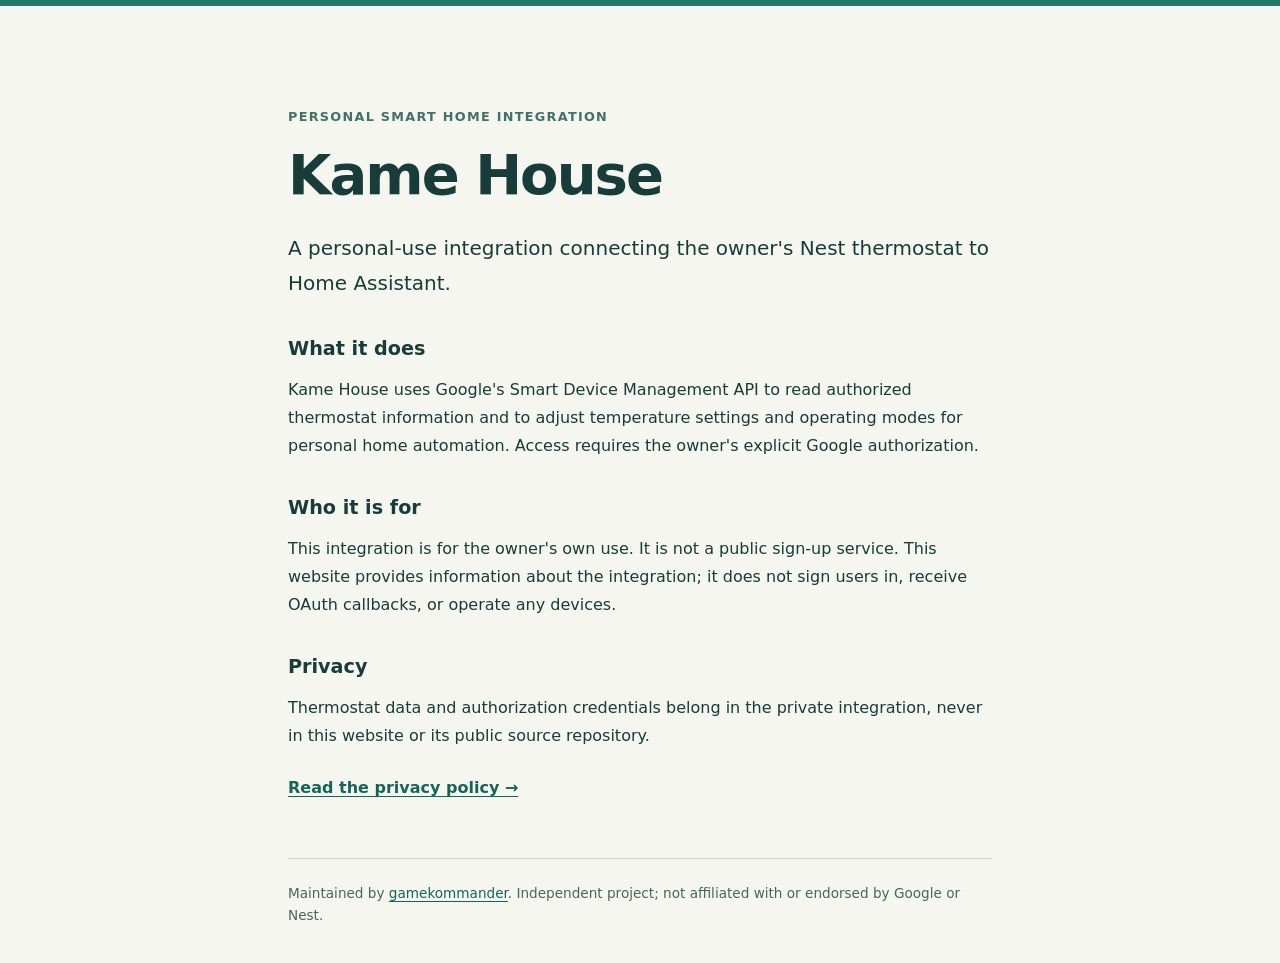
<file: index.html>
<!doctype html>
<html lang="en">
<head>
  <meta charset="utf-8">
  <meta name="viewport" content="width=device-width, initial-scale=1">
  <meta name="description" content="Kame House is a personal-use integration for monitoring and controlling the owner's Nest thermostat through Home Assistant.">
  <meta name="referrer" content="no-referrer">
  <title>Kame House</title>
  <link rel="stylesheet" href="style.css">
</head>
<body>
  <main>
    <p class="eyebrow">Personal smart home integration</p>
    <h1>Kame House</h1>
    <p class="lead">A personal-use integration connecting the owner's Nest thermostat to Home Assistant.</p>
    <h2>What it does</h2>
    <p>Kame House uses Google's Smart Device Management API to read authorized thermostat information and to adjust temperature settings and operating modes for personal home automation. Access requires the owner's explicit Google authorization.</p>
    <h2>Who it is for</h2>
    <p>This integration is for the owner's own use. It is not a public sign-up service. This website provides information about the integration; it does not sign users in, receive OAuth callbacks, or operate any devices.</p>
    <h2>Privacy</h2>
    <p>Thermostat data and authorization credentials belong in the private integration, never in this website or its public source repository.</p>
    <p><a class="primary" href="privacy.html">Read the privacy policy <span aria-hidden="true">&rarr;</span></a></p>
    <footer>Maintained by <a href="https://github.com/gamekommander">gamekommander</a>. Independent project; not affiliated with or endorsed by Google or Nest.</footer>
  </main>
</body>
</html>
</file>
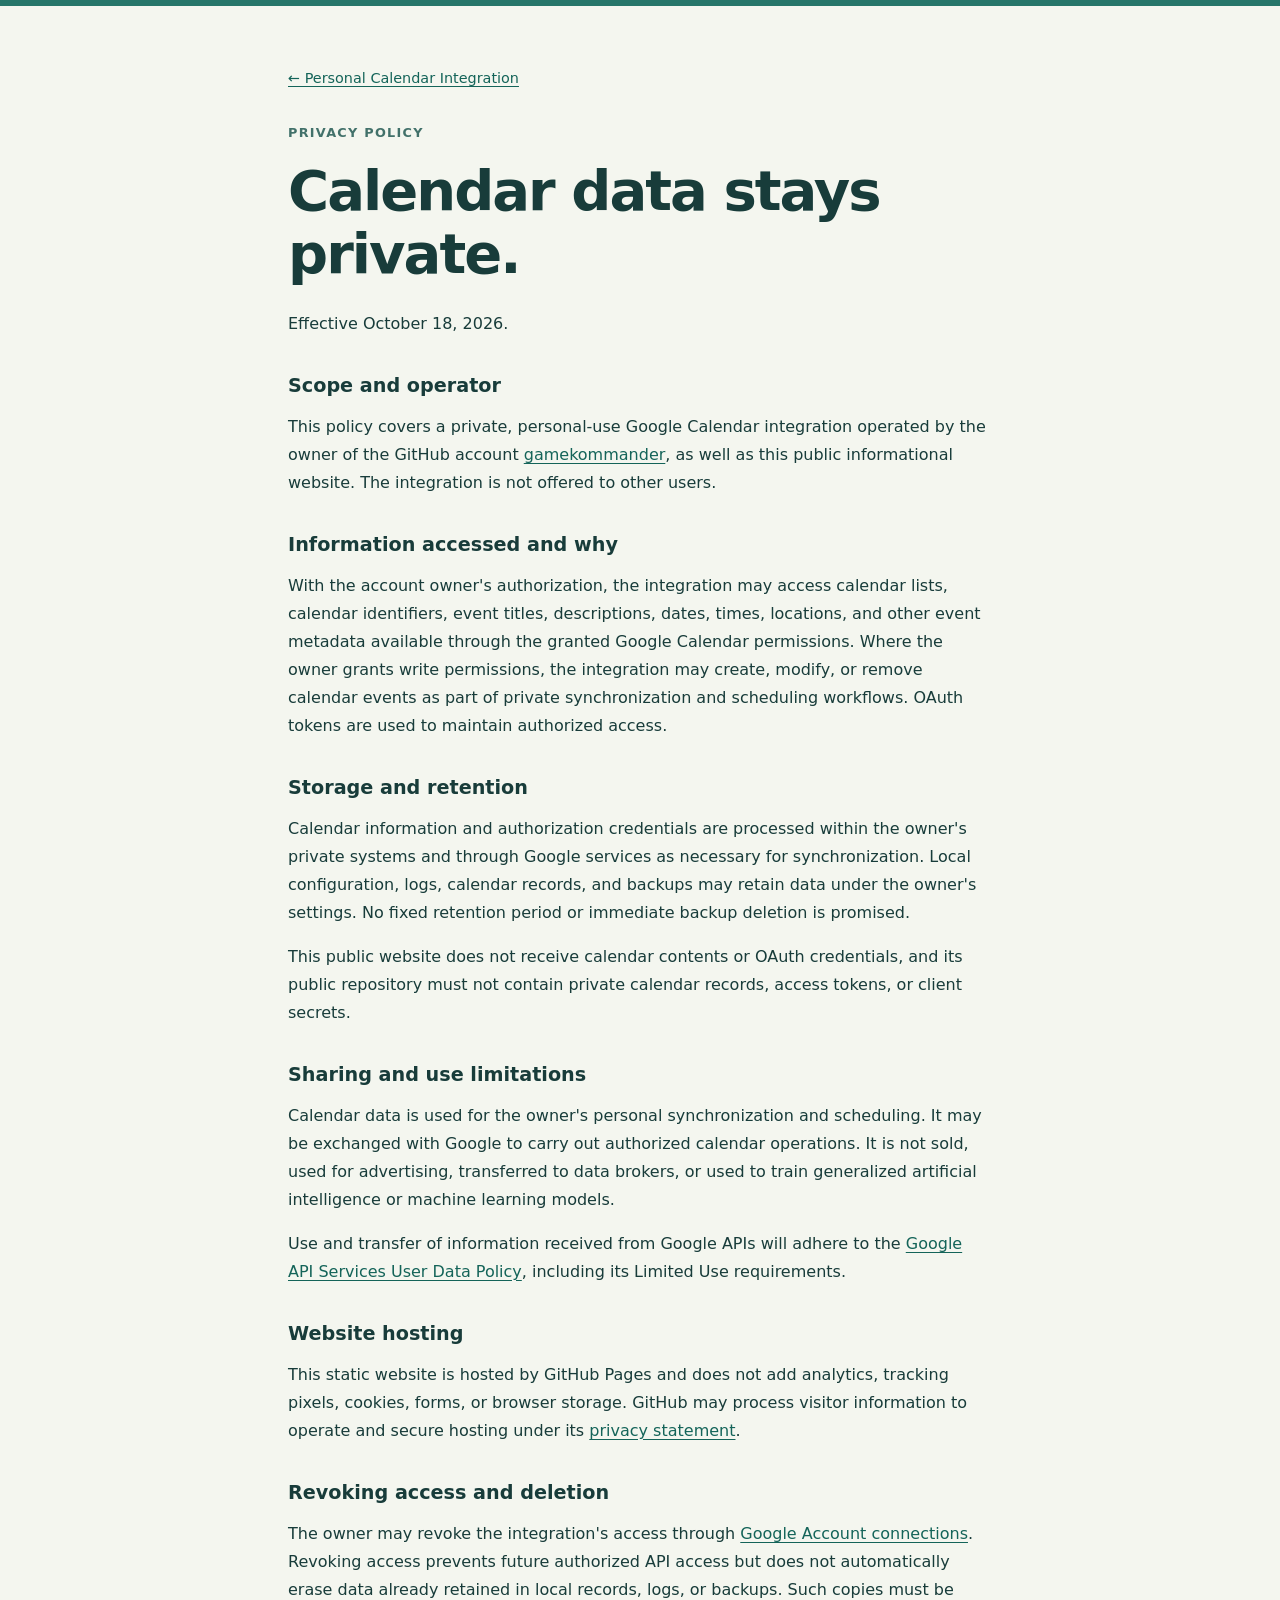
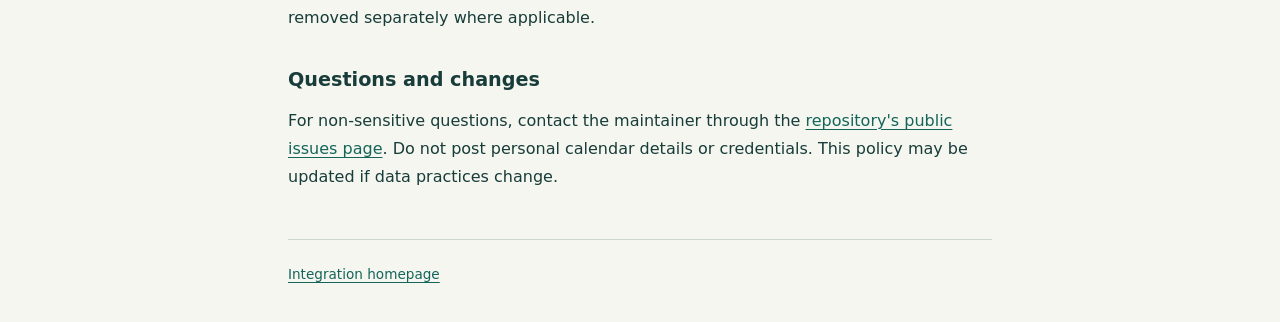
<file: calendar-privacy.html>
<!doctype html>
<html lang="en">
<head>
  <meta charset="utf-8">
  <meta name="viewport" content="width=device-width, initial-scale=1">
  <meta name="description" content="Privacy information for a personal-use Google Calendar integration.">
  <meta name="referrer" content="no-referrer">
  <title>Privacy Policy | Personal Calendar Integration</title>
  <link rel="stylesheet" href="style.css">
</head>
<body>
  <main>
    <nav aria-label="Main"><a href="calendar.html">&larr; Personal Calendar Integration</a></nav>
    <p class="eyebrow">Privacy policy</p>
    <h1>Calendar data stays private.</h1>
    <p>Effective October 18, 2026.</p>
    <h2>Scope and operator</h2>
    <p>This policy covers a private, personal-use Google Calendar integration operated by the owner of the GitHub account <a href="https://github.com/gamekommander">gamekommander</a>, as well as this public informational website. The integration is not offered to other users.</p>
    <h2>Information accessed and why</h2>
    <p>With the account owner's authorization, the integration may access calendar lists, calendar identifiers, event titles, descriptions, dates, times, locations, and other event metadata available through the granted Google Calendar permissions. Where the owner grants write permissions, the integration may create, modify, or remove calendar events as part of private synchronization and scheduling workflows. OAuth tokens are used to maintain authorized access.</p>
    <h2>Storage and retention</h2>
    <p>Calendar information and authorization credentials are processed within the owner's private systems and through Google services as necessary for synchronization. Local configuration, logs, calendar records, and backups may retain data under the owner's settings. No fixed retention period or immediate backup deletion is promised.</p>
    <p>This public website does not receive calendar contents or OAuth credentials, and its public repository must not contain private calendar records, access tokens, or client secrets.</p>
    <h2>Sharing and use limitations</h2>
    <p>Calendar data is used for the owner's personal synchronization and scheduling. It may be exchanged with Google to carry out authorized calendar operations. It is not sold, used for advertising, transferred to data brokers, or used to train generalized artificial intelligence or machine learning models.</p>
    <p>Use and transfer of information received from Google APIs will adhere to the <a href="https://developers.google.com/terms/api-services-user-data-policy">Google API Services User Data Policy</a>, including its Limited Use requirements.</p>
    <h2>Website hosting</h2>
    <p>This static website is hosted by GitHub Pages and does not add analytics, tracking pixels, cookies, forms, or browser storage. GitHub may process visitor information to operate and secure hosting under its <a href="https://docs.github.com/en/site-policy/privacy-policies/github-general-privacy-statement">privacy statement</a>.</p>
    <h2>Revoking access and deletion</h2>
    <p>The owner may revoke the integration's access through <a href="https://myaccount.google.com/connections">Google Account connections</a>. Revoking access prevents future authorized API access but does not automatically erase data already retained in local records, logs, or backups. Such copies must be removed separately where applicable.</p>
    <h2>Questions and changes</h2>
    <p>For non-sensitive questions, contact the maintainer through the <a href="https://github.com/gamekommander/kame-house-nest-oauth/issues">repository's public issues page</a>. Do not post personal calendar details or credentials. This policy may be updated if data practices change.</p>
    <footer><a href="calendar.html">Integration homepage</a></footer>
  </main>
</body>
</html>
</file>
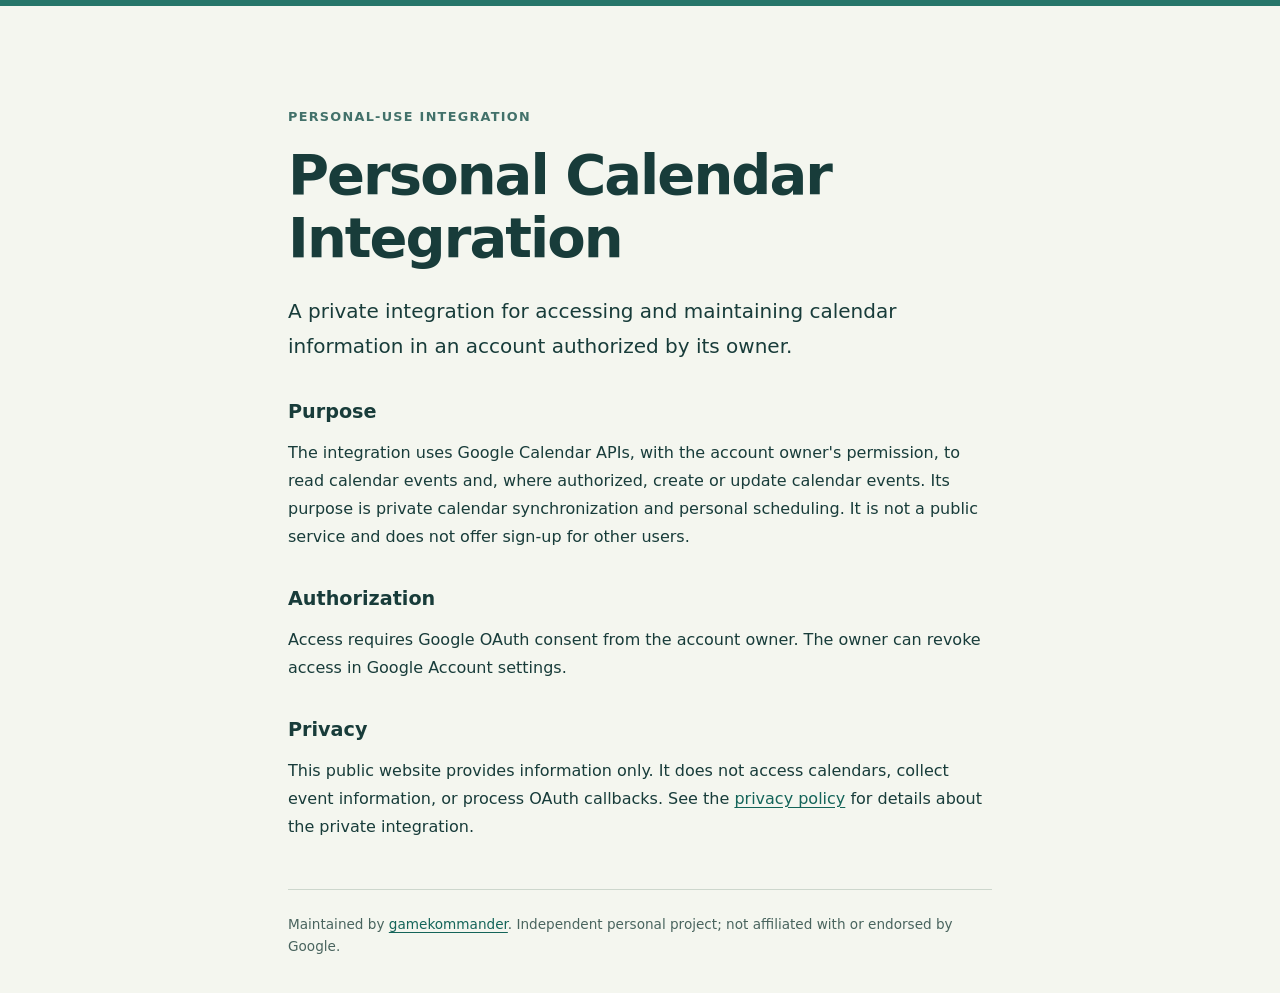
<file: calendar.html>
<!doctype html>
<html lang="en">
<head>
  <meta charset="utf-8">
  <meta name="viewport" content="width=device-width, initial-scale=1">
  <meta name="description" content="Information about a private, personal-use Google Calendar integration.">
  <meta name="referrer" content="no-referrer">
  <title>Personal Calendar Integration</title>
  <link rel="stylesheet" href="style.css">
</head>
<body>
  <main>
    <p class="eyebrow">Personal-use integration</p>
    <h1>Personal Calendar Integration</h1>
    <p class="lead">A private integration for accessing and maintaining calendar information in an account authorized by its owner.</p>
    <h2>Purpose</h2>
    <p>The integration uses Google Calendar APIs, with the account owner's permission, to read calendar events and, where authorized, create or update calendar events. Its purpose is private calendar synchronization and personal scheduling. It is not a public service and does not offer sign-up for other users.</p>
    <h2>Authorization</h2>
    <p>Access requires Google OAuth consent from the account owner. The owner can revoke access in Google Account settings.</p>
    <h2>Privacy</h2>
    <p>This public website provides information only. It does not access calendars, collect event information, or process OAuth callbacks. See the <a href="calendar-privacy.html">privacy policy</a> for details about the private integration.</p>
    <footer>Maintained by <a href="https://github.com/gamekommander">gamekommander</a>. Independent personal project; not affiliated with or endorsed by Google.</footer>
  </main>
</body>
</html>
</file>
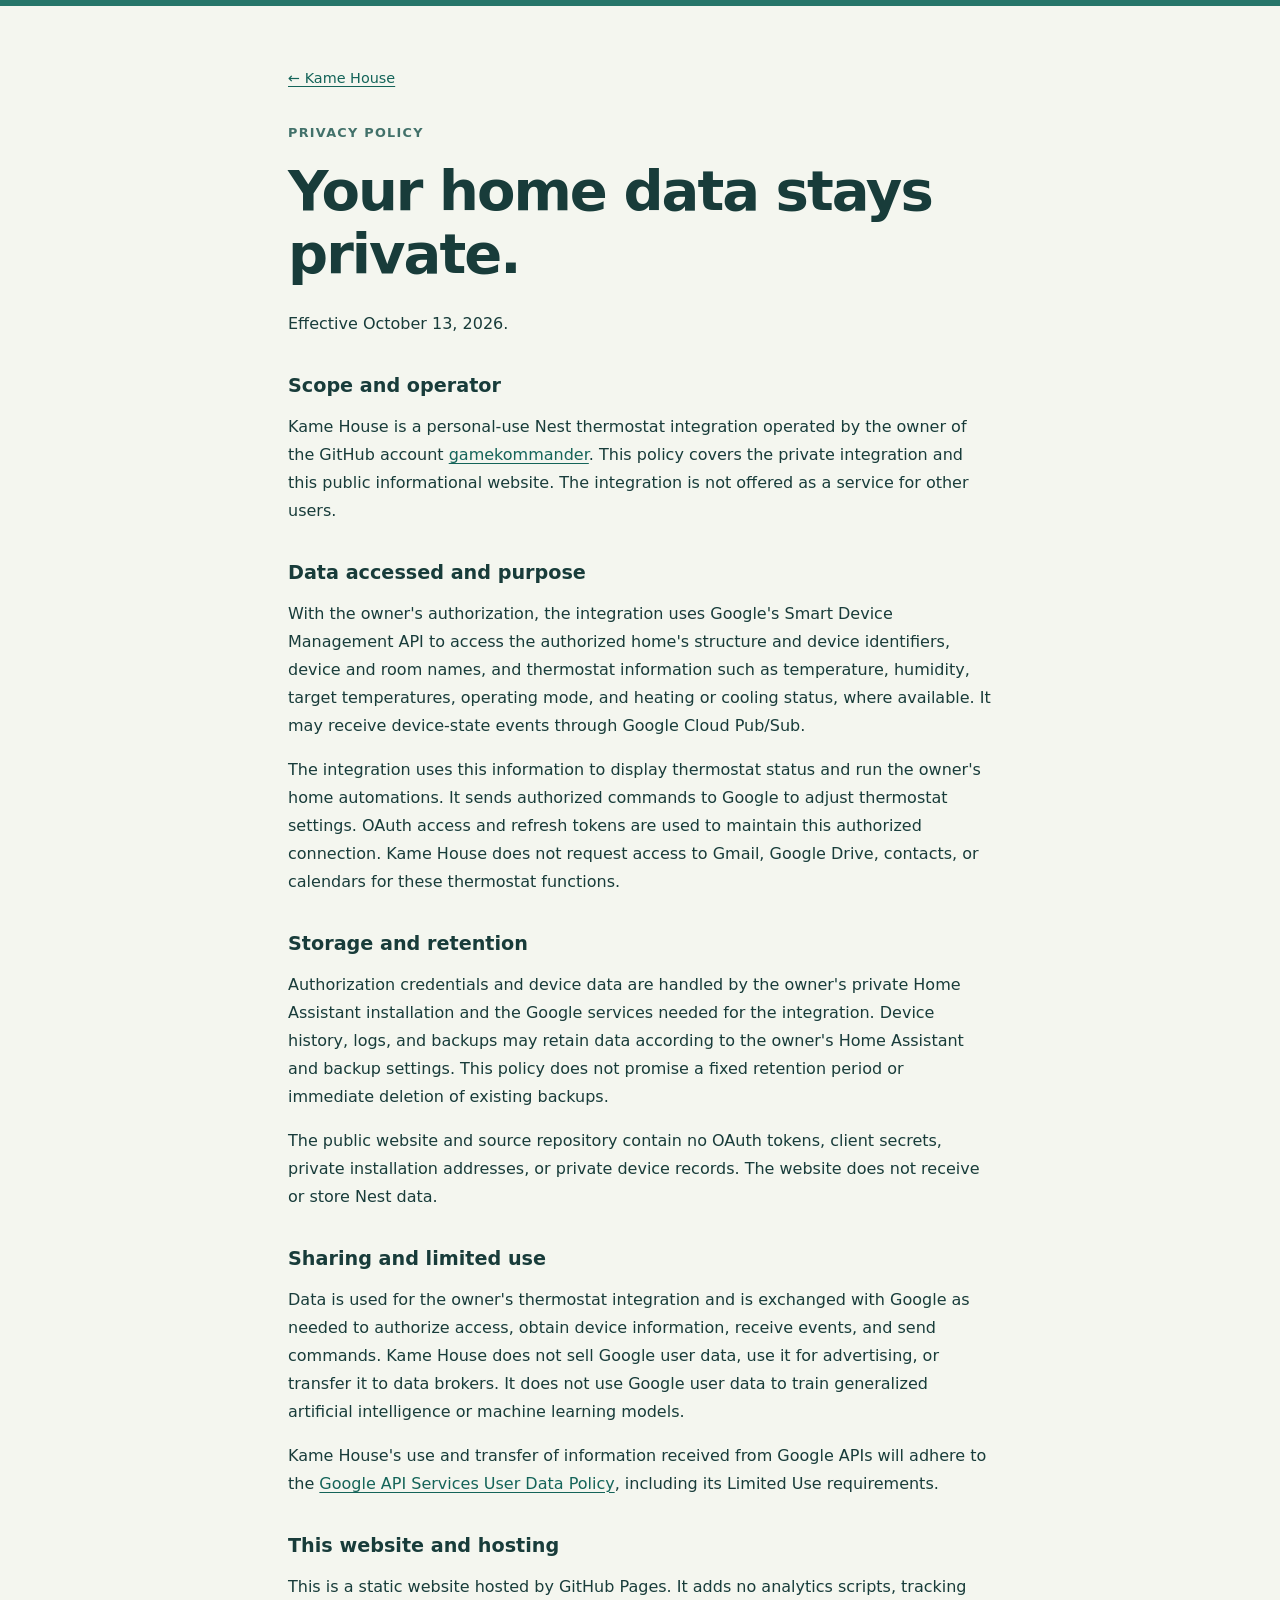
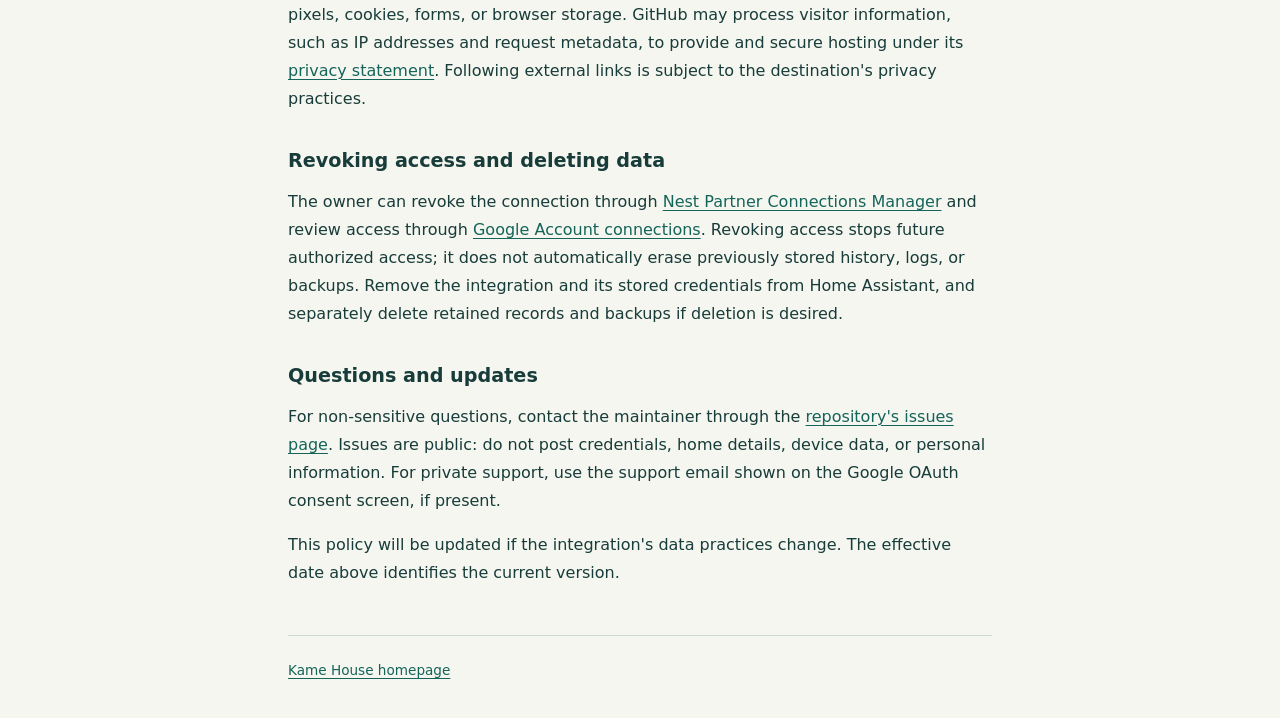
<file: privacy.html>
<!doctype html>
<html lang="en">
<head>
  <meta charset="utf-8">
  <meta name="viewport" content="width=device-width, initial-scale=1">
  <meta name="description" content="How Kame House accesses, uses, stores and shares data for its personal-use Nest thermostat integration.">
  <meta name="referrer" content="no-referrer">
  <title>Privacy policy | Kame House</title>
  <link rel="stylesheet" href="style.css">
</head>
<body>
  <main>
    <nav aria-label="Main"><a href="index.html">&larr; Kame House</a></nav>
    <p class="eyebrow">Privacy policy</p>
    <h1>Your home data stays private.</h1>
    <p>Effective October 13, 2026.</p>
    <h2>Scope and operator</h2>
    <p>Kame House is a personal-use Nest thermostat integration operated by the owner of the GitHub account <a href="https://github.com/gamekommander">gamekommander</a>. This policy covers the private integration and this public informational website. The integration is not offered as a service for other users.</p>
    <h2>Data accessed and purpose</h2>
    <p>With the owner's authorization, the integration uses Google's Smart Device Management API to access the authorized home's structure and device identifiers, device and room names, and thermostat information such as temperature, humidity, target temperatures, operating mode, and heating or cooling status, where available. It may receive device-state events through Google Cloud Pub/Sub.</p>
    <p>The integration uses this information to display thermostat status and run the owner's home automations. It sends authorized commands to Google to adjust thermostat settings. OAuth access and refresh tokens are used to maintain this authorized connection. Kame House does not request access to Gmail, Google Drive, contacts, or calendars for these thermostat functions.</p>
    <h2>Storage and retention</h2>
    <p>Authorization credentials and device data are handled by the owner's private Home Assistant installation and the Google services needed for the integration. Device history, logs, and backups may retain data according to the owner's Home Assistant and backup settings. This policy does not promise a fixed retention period or immediate deletion of existing backups.</p>
    <p>The public website and source repository contain no OAuth tokens, client secrets, private installation addresses, or private device records. The website does not receive or store Nest data.</p>
    <h2>Sharing and limited use</h2>
    <p>Data is used for the owner's thermostat integration and is exchanged with Google as needed to authorize access, obtain device information, receive events, and send commands. Kame House does not sell Google user data, use it for advertising, or transfer it to data brokers. It does not use Google user data to train generalized artificial intelligence or machine learning models.</p>
    <p>Kame House's use and transfer of information received from Google APIs will adhere to the <a href="https://developers.google.com/terms/api-services-user-data-policy">Google API Services User Data Policy</a>, including its Limited Use requirements.</p>
    <h2>This website and hosting</h2>
    <p>This is a static website hosted by GitHub Pages. It adds no analytics scripts, tracking pixels, cookies, forms, or browser storage. GitHub may process visitor information, such as IP addresses and request metadata, to provide and secure hosting under its <a href="https://docs.github.com/en/site-policy/privacy-policies/github-general-privacy-statement">privacy statement</a>. Following external links is subject to the destination's privacy practices.</p>
    <h2>Revoking access and deleting data</h2>
    <p>The owner can revoke the connection through <a href="https://nestservices.google.com/partnerconnections">Nest Partner Connections Manager</a> and review access through <a href="https://myaccount.google.com/connections">Google Account connections</a>. Revoking access stops future authorized access; it does not automatically erase previously stored history, logs, or backups. Remove the integration and its stored credentials from Home Assistant, and separately delete retained records and backups if deletion is desired.</p>
    <h2>Questions and updates</h2>
    <p>For non-sensitive questions, contact the maintainer through the <a href="https://github.com/gamekommander/kame-house-nest-oauth/issues">repository's issues page</a>. Issues are public: do not post credentials, home details, device data, or personal information. For private support, use the support email shown on the Google OAuth consent screen, if present.</p>
    <p>This policy will be updated if the integration's data practices change. The effective date above identifies the current version.</p>
    <footer><a href="index.html">Kame House homepage</a></footer>
  </main>
</body>
</html>
</file>
<file: style.css>
:root { color-scheme: light; font-family: system-ui, -apple-system, BlinkMacSystemFont, "Segoe UI", sans-serif; color: #183c3a; background: #f4f6ef; }
* { box-sizing: border-box; }
body { margin: 0; border-top: 6px solid #26766a; }
main { max-width: 760px; margin: 0 auto; padding: 64px 28px 36px; }
h1 { font-size: clamp(2.1rem, 6vw, 3.5rem); line-height: 1.12; letter-spacing: -.035em; margin: 16px 0 24px; }
h2 { font-size: 1.2rem; margin-top: 36px; }
p { line-height: 1.75; }
.lead { font-size: 1.25rem; }
.eyebrow { color: #42716a; font-size: .8rem; font-weight: 700; letter-spacing: .1em; text-transform: uppercase; margin-top: 36px; }
a { color: #146459; text-underline-offset: .2em; }
a:hover { color: #093d36; }
a:focus-visible { outline: 3px solid #b26b1b; outline-offset: 5px; }
.primary { display: inline-block; font-weight: 650; margin: 8px 0; }
footer { border-top: 1px solid #cdd7cd; margin-top: 48px; padding-top: 24px; font-size: .85rem; line-height: 1.6; color: #49645e; }
nav { font-size: .9rem; }
@media (max-width: 480px) { main { padding: 32px 22px; } }
</file>
